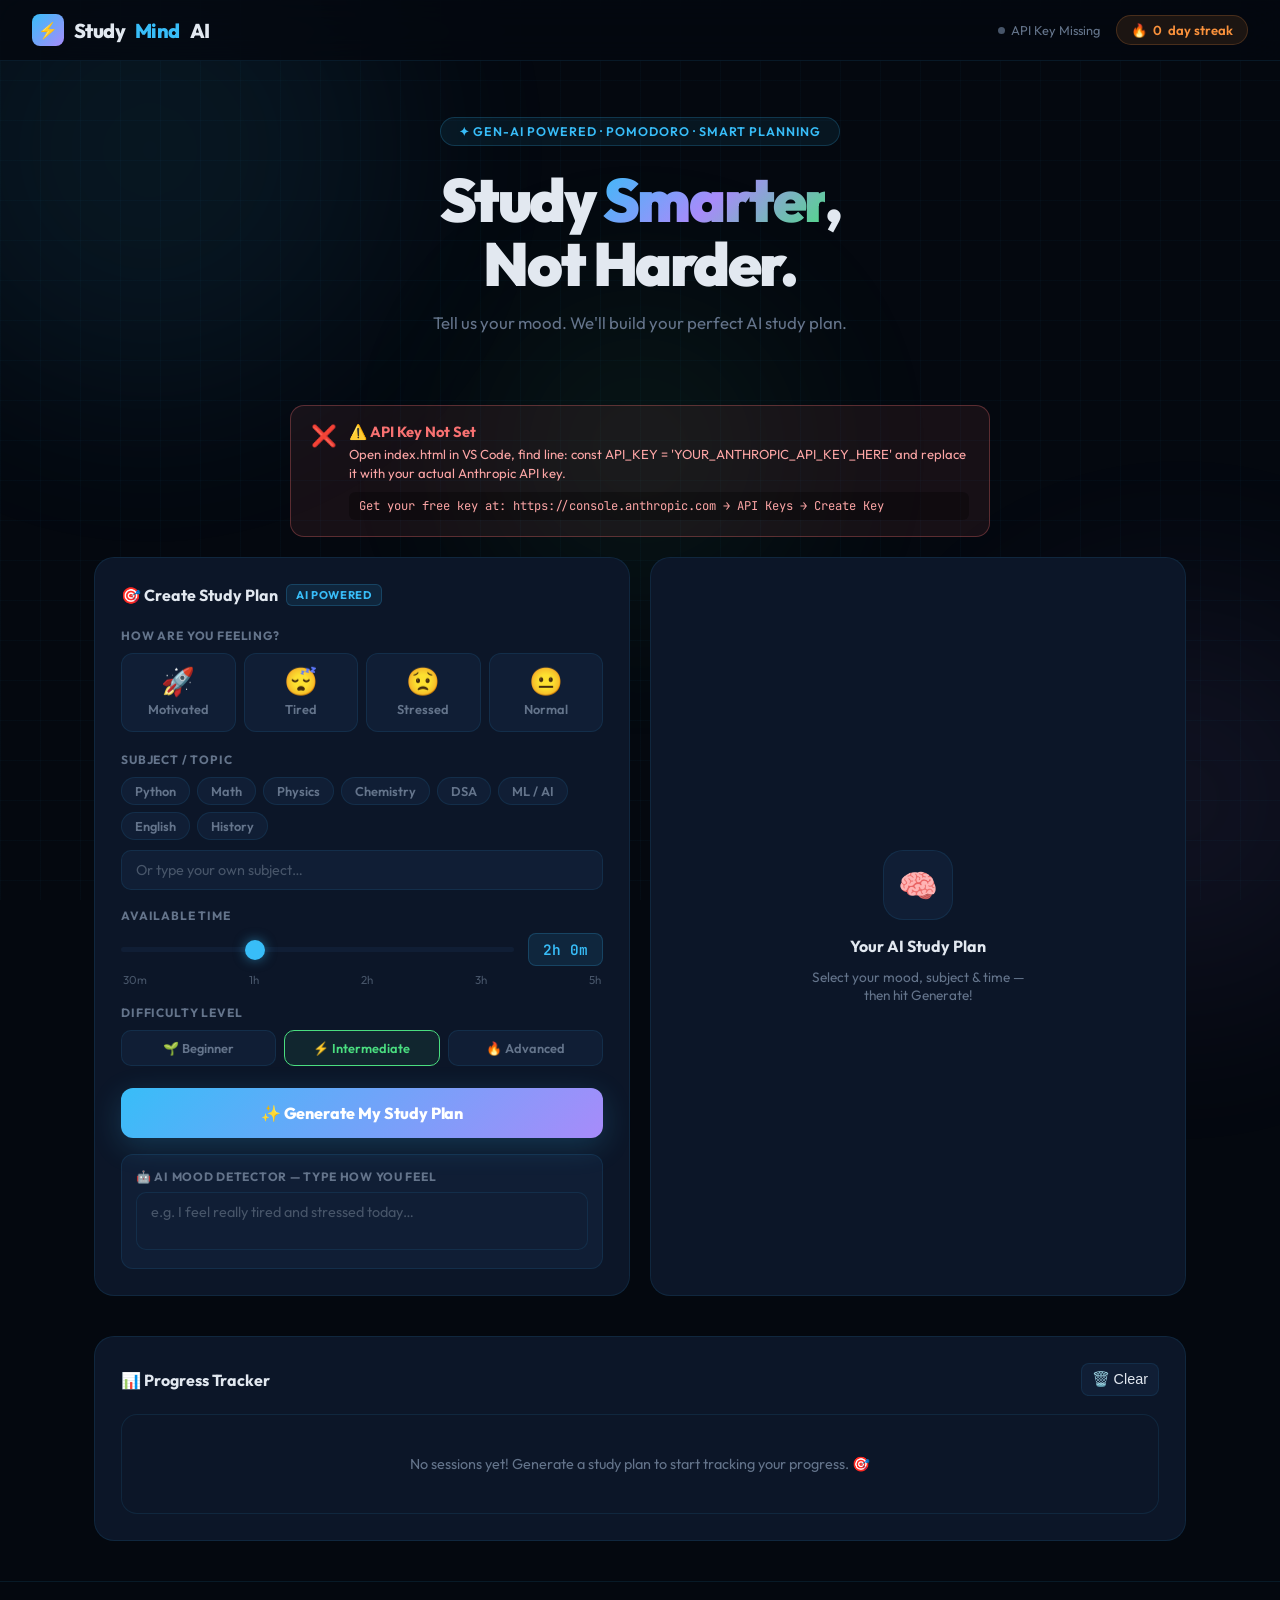
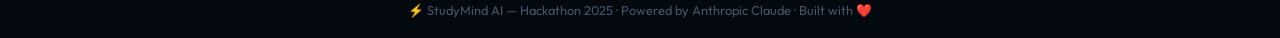
<file: studymind_v2_index (1).html>
<!DOCTYPE html>
<html lang="en">
<head>
<meta charset="UTF-8"/>
<meta name="viewport" content="width=device-width, initial-scale=1.0"/>
<title>StudyMind AI — Mood-Based Study Planner</title>
<link rel="preconnect" href="https://fonts.googleapis.com">
<link href="https://fonts.googleapis.com/css2?family=Outfit:wght@300;400;500;600;700;800;900&family=JetBrains+Mono:wght@400;600&display=swap" rel="stylesheet">
<style>
/* ══════════════════════════════════════════
   STUDYMIND AI — COMPLETE STYLES
══════════════════════════════════════════ */
:root {
  --bg: #04080f;
  --bg2: #080f1e;
  --card: #0c1628;
  --card2: #101e35;
  --border: rgba(56,189,248,0.1);
  --border2: rgba(56,189,248,0.22);
  --blue: #38bdf8;
  --purple: #a78bfa;
  --green: #4ade80;
  --orange: #fb923c;
  --red: #f87171;
  --text: #e2e8f0;
  --muted: #475569;
  --muted2: #64748b;
  --font: 'Outfit', sans-serif;
  --mono: 'JetBrains Mono', monospace;
}

* { margin:0; padding:0; box-sizing:border-box; }
html { scroll-behavior:smooth; }

body {
  font-family: var(--font);
  background: var(--bg);
  color: var(--text);
  min-height: 100vh;
  overflow-x: hidden;
}

/* GRID BACKGROUND */
body::before {
  content:'';
  position:fixed; inset:0;
  background-image:
    linear-gradient(rgba(56,189,248,0.03) 1px, transparent 1px),
    linear-gradient(90deg, rgba(56,189,248,0.03) 1px, transparent 1px);
  background-size: 40px 40px;
  pointer-events:none; z-index:0;
}

/* GLOW ORBS */
.orb {
  position:fixed; border-radius:50%;
  filter:blur(100px); opacity:0.08;
  pointer-events:none; z-index:0;
}
.orb1 { width:500px;height:500px;background:var(--blue);top:-100px;left:-100px; }
.orb2 { width:400px;height:400px;background:var(--purple);bottom:-100px;right:-100px; }
.orb3 { width:300px;height:300px;background:var(--green);top:50%;left:50%;transform:translate(-50%,-50%); }

/* ── NAVBAR ── */
nav {
  position:sticky; top:0; z-index:100;
  display:flex; align-items:center; justify-content:space-between;
  padding:14px 32px;
  background:rgba(4,8,15,0.8);
  backdrop-filter:blur(20px);
  border-bottom:1px solid var(--border);
}
.logo {
  font-size:1.25rem; font-weight:800;
  letter-spacing:-0.03em;
  display:flex; align-items:center; gap:10px;
}
.logo-icon {
  width:32px;height:32px;
  background:linear-gradient(135deg,var(--blue),var(--purple));
  border-radius:8px;
  display:flex;align-items:center;justify-content:center;
  font-size:1rem;
}
.logo span { color:var(--blue); }
.nav-right { display:flex;align-items:center;gap:16px; }
.streak-badge {
  display:flex;align-items:center;gap:6px;
  background:rgba(251,146,60,0.1);
  border:1px solid rgba(251,146,60,0.2);
  color:var(--orange);
  padding:6px 14px;border-radius:20px;
  font-size:0.82rem;font-weight:600;
}
.api-status {
  display:flex;align-items:center;gap:6px;
  font-size:0.8rem;color:var(--muted2);
}
.status-dot {
  width:7px;height:7px;border-radius:50%;
  background:var(--muted);
  transition:background 0.3s;
}
.status-dot.connected { background:var(--green); box-shadow:0 0 8px var(--green); }

/* ── HERO ── */
.hero {
  text-align:center;
  padding:56px 24px 40px;
  position:relative; z-index:1;
}
.hero-pill {
  display:inline-flex;align-items:center;gap:8px;
  background:rgba(56,189,248,0.08);
  border:1px solid rgba(56,189,248,0.2);
  color:var(--blue);
  padding:6px 18px;border-radius:20px;
  font-size:0.78rem;font-weight:600;
  letter-spacing:0.08em;text-transform:uppercase;
  margin-bottom:22px;
}
.hero h1 {
  font-size:clamp(2.2rem,5vw,3.8rem);
  font-weight:900;
  line-height:1.05;
  letter-spacing:-0.04em;
  margin-bottom:16px;
}
.grad {
  background:linear-gradient(135deg,var(--blue) 0%,var(--purple) 50%,var(--green) 100%);
  -webkit-background-clip:text;
  -webkit-text-fill-color:transparent;
  background-clip:text;
}
.hero p {
  color:var(--muted2);
  font-size:1.05rem;
  max-width:420px;margin:0 auto 32px;
  font-weight:400;
}

/* ── ERROR BANNER ── */
.error-banner {
  display:none;
  max-width:700px;margin:0 auto 20px;
  background:rgba(248,113,113,0.08);
  border:1px solid rgba(248,113,113,0.3);
  border-radius:14px;padding:16px 20px;
  position:relative;z-index:1;
}
.error-banner-inner { display:flex;align-items:flex-start;gap:12px; }
.error-icon { font-size:1.3rem;flex-shrink:0; }
.error-title { font-weight:700;font-size:0.92rem;color:var(--red);margin-bottom:4px; }
.error-msg { font-size:0.82rem;color:#fca5a5;line-height:1.5; }
.error-code {
  font-family:var(--mono);font-size:0.76rem;
  background:rgba(0,0,0,0.3);
  border-radius:6px;padding:6px 10px;
  margin-top:8px;color:#fca5a5;
  word-break:break-all;
}

/* ── MAIN LAYOUT ── */
.main {
  max-width:1140px;margin:0 auto;
  padding:0 24px 40px;
  position:relative;z-index:1;
  display:grid;grid-template-columns:1fr 1fr;gap:20px;
}

/* ── CARD ── */
.card {
  background:var(--card);
  border:1px solid var(--border);
  border-radius:20px;
  padding:26px;
  transition:border-color 0.3s;
}
.card:hover { border-color:var(--border2); }
.card-title {
  font-size:1rem;font-weight:700;
  margin-bottom:22px;
  display:flex;align-items:center;gap:8px;
}
.badge {
  font-size:0.7rem;font-weight:700;
  letter-spacing:0.06em;text-transform:uppercase;
  padding:3px 9px;border-radius:6px;
  background:rgba(56,189,248,0.1);
  border:1px solid rgba(56,189,248,0.2);
  color:var(--blue);
}

/* ── MOOD GRID ── */
.label {
  font-size:0.75rem;font-weight:700;
  color:var(--muted2);letter-spacing:0.07em;
  text-transform:uppercase;margin-bottom:10px;
}
.mood-grid {
  display:grid;grid-template-columns:repeat(4,1fr);
  gap:8px;margin-bottom:20px;
}
.mood-btn {
  background:var(--card2);
  border:1.5px solid var(--border);
  border-radius:12px;padding:14px 6px;
  display:flex;flex-direction:column;
  align-items:center;gap:6px;
  cursor:pointer;
  color:var(--muted2);font-size:0.8rem;
  font-weight:600;font-family:var(--font);
  transition:all 0.2s;
}
.mood-btn:hover { border-color:var(--border2);color:var(--text); }
.mood-btn.active {
  border-color:var(--blue);
  background:rgba(56,189,248,0.08);
  color:var(--blue);
  box-shadow:0 0 20px rgba(56,189,248,0.12);
}
.mood-emoji { font-size:1.7rem;line-height:1; }

/* ── SUBJECT CHIPS ── */
.chips { display:flex;flex-wrap:wrap;gap:7px;margin-bottom:10px; }
.chip {
  background:var(--card2);
  border:1.5px solid var(--border);
  border-radius:20px;padding:5px 13px;
  cursor:pointer;color:var(--muted2);
  font-size:0.8rem;font-weight:600;
  font-family:var(--font);
  transition:all 0.2s;
}
.chip:hover { border-color:var(--border2);color:var(--text); }
.chip.active {
  background:rgba(167,139,250,0.1);
  border-color:var(--purple);color:var(--purple);
}

/* ── INPUTS ── */
.input {
  width:100%;padding:10px 14px;
  background:var(--card2);
  border:1.5px solid var(--border);
  border-radius:10px;
  color:var(--text);font-family:var(--font);
  font-size:0.9rem;outline:none;
  transition:border-color 0.2s;
}
.input:focus { border-color:var(--blue); }
.input::placeholder { color:var(--muted); }
textarea.input { resize:none; }

/* ── SLIDER ── */
.slider-row { display:flex;align-items:center;gap:14px;margin-bottom:6px; }
input[type=range] {
  flex:1;appearance:none;
  height:5px;background:var(--card2);
  border-radius:5px;outline:none;cursor:pointer;
}
input[type=range]::-webkit-slider-thumb {
  appearance:none;width:20px;height:20px;
  border-radius:50%;background:var(--blue);
  box-shadow:0 0 12px rgba(56,189,248,0.5);
  cursor:pointer;
}
.time-pill {
  background:rgba(56,189,248,0.1);
  border:1px solid rgba(56,189,248,0.2);
  color:var(--blue);
  padding:6px 14px;border-radius:8px;
  font-family:var(--mono);font-weight:600;
  font-size:0.9rem;min-width:75px;text-align:center;
}
.slider-marks {
  display:flex;justify-content:space-between;
  font-size:0.72rem;color:var(--muted);padding:0 2px;
}

/* ── DIFFICULTY ── */
.diff-row { display:grid;grid-template-columns:repeat(3,1fr);gap:8px; }
.diff-btn {
  background:var(--card2);
  border:1.5px solid var(--border);
  border-radius:10px;padding:9px;
  cursor:pointer;color:var(--muted2);
  font-size:0.8rem;font-weight:600;
  font-family:var(--font);
  display:flex;align-items:center;justify-content:center;gap:6px;
  transition:all 0.2s;
}
.diff-btn:hover { border-color:var(--border2);color:var(--text); }
.diff-btn.active {
  border-color:var(--green);
  background:rgba(74,222,128,0.08);
  color:var(--green);
}

/* ── GENERATE BTN ── */
.gen-btn {
  width:100%;padding:15px;margin-top:4px;
  background:linear-gradient(135deg,var(--blue),var(--purple));
  border:none;border-radius:12px;
  color:#fff;font-family:var(--font);
  font-size:1rem;font-weight:800;
  cursor:pointer;letter-spacing:-0.01em;
  box-shadow:0 8px 30px rgba(56,189,248,0.2);
  transition:all 0.2s;position:relative;overflow:hidden;
}
.gen-btn:hover { transform:translateY(-2px);box-shadow:0 12px 40px rgba(56,189,248,0.3); }
.gen-btn:active { transform:translateY(0); }
.gen-btn:disabled { opacity:0.5;cursor:not-allowed;transform:none; }
.btn-inner { display:flex;align-items:center;justify-content:center;gap:10px; }
.spinner {
  display:none;
  width:18px;height:18px;
  border:2px solid rgba(255,255,255,0.3);
  border-top-color:#fff;
  border-radius:50%;
  animation:spin 0.7s linear infinite;
}
@keyframes spin { to { transform:rotate(360deg); } }

/* ── MOOD DETECTOR ── */
.detect-box {
  margin-top:16px;
  background:var(--card2);
  border:1px solid var(--border);
  border-radius:12px;padding:14px;
}
.detect-label {
  font-size:0.75rem;font-weight:700;color:var(--muted2);
  letter-spacing:0.06em;text-transform:uppercase;margin-bottom:8px;
}
.detected-badge {
  display:none;margin-top:8px;padding:8px 12px;
  background:rgba(74,222,128,0.08);
  border:1px solid rgba(74,222,128,0.2);
  border-radius:8px;color:var(--green);
  font-size:0.82rem;font-weight:600;
}

/* ── OUTPUT CARD ── */
.empty-state {
  display:flex;flex-direction:column;
  align-items:center;justify-content:center;
  padding:60px 20px;gap:12px;text-align:center;
  height:100%;min-height:400px;
}
.empty-icon {
  width:70px;height:70px;
  background:var(--card2);
  border:1px solid var(--border);
  border-radius:20px;
  display:flex;align-items:center;justify-content:center;
  font-size:2rem;margin-bottom:4px;
}
.empty-state h3 { font-size:1rem;font-weight:700;color:var(--text); }
.empty-state p { font-size:0.85rem;color:var(--muted2);max-width:220px; }

/* ── PLAN OUTPUT ── */
#planOutput { display:none; }
.plan-top {
  display:flex;justify-content:space-between;
  align-items:flex-start;margin-bottom:14px;
}
.plan-meta {
  font-size:0.75rem;font-weight:700;
  color:var(--blue);text-transform:uppercase;
  letter-spacing:0.06em;margin-bottom:4px;
}
.plan-title { font-size:1.2rem;font-weight:800;letter-spacing:-0.02em; }
.action-btns { display:flex;gap:8px; }
.action-btn {
  background:var(--card2);border:1px solid var(--border);
  border-radius:8px;padding:7px 10px;
  cursor:pointer;font-size:0.9rem;
  color:var(--text);transition:all 0.2s;
}
.action-btn:hover { border-color:var(--blue); }

/* MOTIVATION CARD */
.motivation-card {
  background:linear-gradient(135deg,rgba(56,189,248,0.06),rgba(167,139,250,0.06));
  border:1px solid rgba(56,189,248,0.12);
  border-radius:12px;padding:14px 16px;
  margin-bottom:16px;
  font-size:0.88rem;font-style:italic;
  color:var(--text);line-height:1.6;
  position:relative;
}
.motivation-card::before {
  content:'💬';position:absolute;
  top:-10px;left:14px;font-size:1.1rem;
  font-style:normal;
}

/* TASKS */
.tasks { display:flex;flex-direction:column;gap:8px;margin-bottom:16px; }
.task {
  display:flex;align-items:center;gap:12px;
  background:var(--card2);
  border:1px solid var(--border);
  border-radius:12px;padding:11px 14px;
  transition:all 0.2s;
  animation:fadeUp 0.4s ease forwards;
  opacity:0;transform:translateY(10px);
}
@keyframes fadeUp { to { opacity:1;transform:translateY(0); } }
.task.is-break {
  background:rgba(74,222,128,0.04);
  border-color:rgba(74,222,128,0.15);
}
.task.done { opacity:0.45; }
.task.done .task-text { text-decoration:line-through; }
.task-check {
  width:22px;height:22px;min-width:22px;
  border-radius:7px;
  border:2px solid var(--border2);
  cursor:pointer;display:flex;align-items:center;
  justify-content:center;font-size:0.75rem;
  transition:all 0.2s;
}
.task-check.checked { background:var(--green);border-color:var(--green);color:#000; }
.task-num {
  font-family:var(--mono);font-size:0.7rem;
  color:var(--muted);min-width:20px;
}
.task-icon { font-size:1.1rem; }
.task-text { flex:1;font-size:0.86rem;font-weight:500; }
.task-dur {
  font-family:var(--mono);font-size:0.78rem;font-weight:600;
  color:var(--blue);
  background:rgba(56,189,248,0.08);
  padding:3px 9px;border-radius:6px;white-space:nowrap;
}
.task-dur.break { color:var(--green);background:rgba(74,222,128,0.08); }

/* STATS ROW */
.stats-row {
  display:grid;grid-template-columns:repeat(4,1fr);
  gap:8px;margin-bottom:14px;
}
.stat {
  background:var(--card2);border:1px solid var(--border);
  border-radius:10px;padding:10px;text-align:center;
}
.stat-val {
  font-family:var(--mono);font-size:1rem;font-weight:700;
  color:var(--blue);display:block;
}
.stat-lbl { font-size:0.68rem;color:var(--muted2);margin-top:2px; }

/* TIPS */
.tips-box {
  background:rgba(251,146,60,0.05);
  border:1px solid rgba(251,146,60,0.15);
  border-radius:12px;padding:12px 16px;
  margin-bottom:14px;
}
.tips-title {
  font-size:0.72rem;font-weight:700;
  color:var(--orange);text-transform:uppercase;
  letter-spacing:0.06em;margin-bottom:8px;
}
.tips-list { display:flex;flex-direction:column;gap:5px; }
.tip-item {
  font-size:0.82rem;color:var(--text);
  display:flex;gap:8px;align-items:flex-start;
}
.tip-item::before { content:'→';color:var(--orange);flex-shrink:0; }

/* FOCUS TIMER */
.focus-btn {
  width:100%;padding:11px;
  background:transparent;
  border:1.5px solid var(--border);
  border-radius:12px;
  color:var(--muted2);font-family:var(--font);
  font-size:0.88rem;font-weight:600;
  cursor:pointer;transition:all 0.2s;
}
.focus-btn:hover { border-color:var(--purple);color:var(--purple); }
.timer-card {
  display:none;
  background:linear-gradient(135deg,rgba(167,139,250,0.08),rgba(56,189,248,0.08));
  border:1px solid rgba(167,139,250,0.2);
  border-radius:14px;padding:20px;
  margin-bottom:12px;text-align:center;
}
.timer-label {
  font-size:0.72rem;font-weight:700;color:var(--purple);
  text-transform:uppercase;letter-spacing:0.08em;margin-bottom:8px;
}
.timer-num {
  font-family:var(--mono);font-size:3rem;font-weight:700;
  color:var(--text);margin-bottom:8px;letter-spacing:-0.02em;
}
.timer-tip { font-size:0.82rem;color:var(--muted2);margin-bottom:14px;font-style:italic; }
.timer-btns { display:flex;gap:10px;justify-content:center; }
.tbtn {
  padding:8px 20px;border-radius:8px;
  border:1px solid var(--border);
  background:var(--card2);color:var(--text);
  font-family:var(--font);font-size:0.84rem;
  font-weight:600;cursor:pointer;transition:all 0.2s;
}
.tbtn:hover { border-color:var(--purple); }
.tbtn.stop:hover { border-color:var(--red);color:var(--red); }

/* ── TRACKER SECTION ── */
.tracker {
  max-width:1140px;margin:0 auto 40px;
  padding:0 24px;
  position:relative;z-index:1;
}
.tracker-grid {
  display:grid;grid-template-columns:repeat(4,1fr);
  gap:14px;margin-bottom:18px;
}
.tstat {
  background:var(--card);border:1px solid var(--border);
  border-radius:16px;padding:20px;text-align:center;
  transition:border-color 0.3s;
}
.tstat:hover { border-color:var(--border2); }
.tstat-icon { font-size:1.6rem;margin-bottom:8px; }
.tstat-val {
  font-family:var(--mono);font-size:1.5rem;font-weight:700;
  color:var(--blue);
}
.tstat-lbl { font-size:0.75rem;color:var(--muted2);margin-top:4px; }

.weak-card {
  background:var(--card);border:1px solid var(--border);
  border-radius:16px;padding:18px 20px;
  margin-bottom:14px;
}
.weak-head {
  font-size:0.78rem;font-weight:700;color:var(--orange);
  text-transform:uppercase;letter-spacing:0.06em;margin-bottom:10px;
}
.weak-tags { display:flex;flex-wrap:wrap;gap:8px; }
.weak-tag {
  background:rgba(251,146,60,0.08);
  border:1px solid rgba(251,146,60,0.2);
  color:var(--orange);padding:4px 12px;
  border-radius:6px;font-size:0.8rem;font-weight:600;
}

.sessions { display:flex;flex-direction:column;gap:8px; }
.session {
  background:var(--card);border:1px solid var(--border);
  border-radius:12px;padding:12px 16px;
  display:flex;align-items:center;gap:14px;
  transition:border-color 0.2s;
}
.session:hover { border-color:var(--border2); }
.session-mood { font-size:1.3rem; }
.session-info { flex:1; }
.session-sub { font-weight:700;font-size:0.9rem; }
.session-meta { font-size:0.76rem;color:var(--muted2);margin-top:2px; }
.session-score {
  font-family:var(--mono);font-weight:700;
  font-size:0.85rem;color:var(--green);
}

.empty-tracker {
  background:var(--card);border:1px solid var(--border);
  border-radius:16px;padding:40px;
  text-align:center;color:var(--muted2);font-size:0.9rem;
}

/* ── TOAST ── */
.toast {
  position:fixed;bottom:24px;right:24px;
  background:var(--card);
  border:1px solid var(--border2);
  padding:12px 20px;border-radius:12px;
  font-size:0.88rem;color:var(--text);
  z-index:999;opacity:0;
  transform:translateY(12px);
  transition:all 0.3s;pointer-events:none;
  box-shadow:0 8px 30px rgba(0,0,0,0.4);
}
.toast.show { opacity:1;transform:translateY(0); }

/* ── FOOTER ── */
footer {
  text-align:center;padding:20px;
  color:var(--muted);font-size:0.8rem;
  border-top:1px solid var(--border);
  position:relative;z-index:1;
}

/* ── FIELD SPACING ── */
.field { margin-bottom:18px; }

/* ── RESPONSIVE ── */
@media(max-width:860px) {
  .main { grid-template-columns:1fr; }
  .tracker-grid { grid-template-columns:repeat(2,1fr); }
  .stats-row { grid-template-columns:repeat(2,1fr); }
  .mood-grid { grid-template-columns:repeat(2,1fr); }
  nav { padding:12px 16px; }
  .tracker { padding:0 16px; }
  .main { padding:0 16px 32px; }
}
</style>
</head>
<body>

<!-- AMBIENT ORBS -->
<div class="orb orb1"></div>
<div class="orb orb2"></div>
<div class="orb orb3"></div>

<!-- NAVBAR -->
<nav>
  <div class="logo">
    <div class="logo-icon">⚡</div>
    Study<span>Mind</span> AI
  </div>
  <div class="nav-right">
    <div class="api-status">
      <div class="status-dot connected" id="statusDot"></div>
      <span id="statusText">AI Connected</span>
    </div>
    <div class="streak-badge">🔥 <span id="streakNum">0</span> day streak</div>
  </div>
</nav>

<!-- HERO -->
<div class="hero">
  <div class="hero-pill">✦ Gen-AI Powered · Pomodoro · Smart Planning</div>
  <h1>Study <span class="grad">Smarter</span>,<br>Not Harder.</h1>
  <p>Tell us your mood. We'll build your perfect AI study plan.</p>
</div>

<!-- ERROR BANNER -->
<div class="error-banner" id="errorBanner">
  <div class="error-banner-inner">
    <div class="error-icon">❌</div>
    <div>
      <div class="error-title" id="errorTitle">Something went wrong</div>
      <div class="error-msg" id="errorMsg"></div>
      <div class="error-code" id="errorCode" style="display:none"></div>
    </div>
  </div>
</div>

<!-- MAIN APP GRID -->
<div class="main">

  <!-- LEFT: INPUT PANEL -->
  <div class="card">
    <div class="card-title">🎯 Create Study Plan <span class="badge">AI Powered</span></div>

    <!-- MOOD -->
    <div class="field">
      <div class="label">How are you feeling?</div>
      <div class="mood-grid">
        <button class="mood-btn" data-mood="motivated" onclick="pickMood(this)">
          <span class="mood-emoji">🚀</span>Motivated
        </button>
        <button class="mood-btn" data-mood="tired" onclick="pickMood(this)">
          <span class="mood-emoji">😴</span>Tired
        </button>
        <button class="mood-btn" data-mood="stressed" onclick="pickMood(this)">
          <span class="mood-emoji">😟</span>Stressed
        </button>
        <button class="mood-btn" data-mood="normal" onclick="pickMood(this)">
          <span class="mood-emoji">😐</span>Normal
        </button>
      </div>
    </div>

    <!-- SUBJECT -->
    <div class="field">
      <div class="label">Subject / Topic</div>
      <div class="chips">
        <button class="chip" onclick="pickChip(this)">Python</button>
        <button class="chip" onclick="pickChip(this)">Math</button>
        <button class="chip" onclick="pickChip(this)">Physics</button>
        <button class="chip" onclick="pickChip(this)">Chemistry</button>
        <button class="chip" onclick="pickChip(this)">DSA</button>
        <button class="chip" onclick="pickChip(this)">ML / AI</button>
        <button class="chip" onclick="pickChip(this)">English</button>
        <button class="chip" onclick="pickChip(this)">History</button>
      </div>
      <input class="input" id="customSubject" placeholder="Or type your own subject…"/>
    </div>

    <!-- TIME -->
    <div class="field">
      <div class="label">Available Time</div>
      <div class="slider-row">
        <input type="range" id="timeSlider" min="30" max="300" step="15" value="120" oninput="updateTime(this)"/>
        <div class="time-pill" id="timePill">2h 0m</div>
      </div>
      <div class="slider-marks"><span>30m</span><span>1h</span><span>2h</span><span>3h</span><span>5h</span></div>
    </div>

    <!-- DIFFICULTY -->
    <div class="field">
      <div class="label">Difficulty Level</div>
      <div class="diff-row">
        <button class="diff-btn" data-diff="beginner" onclick="pickDiff(this)">🌱 Beginner</button>
        <button class="diff-btn active" data-diff="intermediate" onclick="pickDiff(this)">⚡ Intermediate</button>
        <button class="diff-btn" data-diff="advanced" onclick="pickDiff(this)">🔥 Advanced</button>
      </div>
    </div>

    <!-- GENERATE -->
    <button class="gen-btn" id="genBtn" onclick="generate()">
      <div class="btn-inner">
        <div class="spinner" id="spinner"></div>
        <span id="btnText">✨ Generate My Study Plan</span>
      </div>
    </button>

    <!-- MOOD TEXT DETECTOR -->
    <div class="detect-box">
      <div class="detect-label">🤖 AI Mood Detector — type how you feel</div>
      <textarea class="input" id="moodText" rows="2" placeholder="e.g. I feel really tired and stressed today…" oninput="detectMood()"></textarea>
      <div class="detected-badge" id="detectedBadge"></div>
    </div>
  </div>

  <!-- RIGHT: OUTPUT PANEL -->
  <div class="card" style="min-height:500px;display:flex;flex-direction:column;">

    <!-- EMPTY STATE -->
    <div class="empty-state" id="emptyState">
      <div class="empty-icon">🧠</div>
      <h3>Your AI Study Plan</h3>
      <p>Select your mood, subject & time — then hit Generate!</p>
    </div>

    <!-- PLAN OUTPUT -->
    <div id="planOutput">

      <div class="plan-top">
        <div>
          <div class="plan-meta" id="planMeta"></div>
          <div class="plan-title" id="planTitle"></div>
        </div>
        <div class="action-btns">
          <button class="action-btn" onclick="copyPlan()" title="Copy">📋</button>
          <button class="action-btn" onclick="downloadPlan()" title="Download">💾</button>
        </div>
      </div>

      <div class="motivation-card" id="motivCard"></div>

      <div class="tasks" id="tasksList"></div>

      <div class="stats-row">
        <div class="stat"><span class="stat-val" id="sStudy">—</span><div class="stat-lbl">Study Time</div></div>
        <div class="stat"><span class="stat-val" id="sBreaks">—</span><div class="stat-lbl">Breaks</div></div>
        <div class="stat"><span class="stat-val" id="sTasks">—</span><div class="stat-lbl">Tasks</div></div>
        <div class="stat"><span class="stat-val" id="sScore">—</span><div class="stat-lbl">Focus Score</div></div>
      </div>

      <div class="tips-box" id="tipsBox" style="display:none">
        <div class="tips-title">💡 AI Study Tips</div>
        <div class="tips-list" id="tipsList"></div>
      </div>

      <!-- FOCUS TIMER -->
      <div class="timer-card" id="timerCard">
        <div class="timer-label">⚡ Focus Mode — Pomodoro Active</div>
        <div class="timer-num" id="timerNum">25:00</div>
        <div class="timer-tip" id="timerTip">Put your phone away. You've got this! 💪</div>
        <div class="timer-btns">
          <button class="tbtn" onclick="pauseTimer()">⏸ Pause</button>
          <button class="tbtn stop" onclick="stopTimer()">⏹ Stop</button>
        </div>
      </div>
      <button class="focus-btn" id="focusBtn" onclick="startTimer()">⚡ Start Focus Mode (Pomodoro Timer)</button>

    </div>
  </div>
</div>

<!-- PROGRESS TRACKER -->
<div class="tracker">
  <div class="card" style="margin-bottom:14px;">
    <div class="card-title" style="margin-bottom:18px;">
      📊 Progress Tracker
      <button class="action-btn" style="margin-left:auto;" onclick="clearData()">🗑️ Clear</button>
    </div>

    <div id="trackerEmpty" class="empty-tracker">
      No sessions yet! Generate a study plan to start tracking your progress. 🎯
    </div>

    <div id="trackerFull" style="display:none;">
      <div class="tracker-grid">
        <div class="tstat"><div class="tstat-icon">⏱️</div><div class="tstat-val" id="tTime">0m</div><div class="tstat-lbl">Total Study Time</div></div>
        <div class="tstat"><div class="tstat-icon">✅</div><div class="tstat-val" id="tSess">0</div><div class="tstat-lbl">Sessions Done</div></div>
        <div class="tstat"><div class="tstat-icon">🎯</div><div class="tstat-val" id="tFocus">0%</div><div class="tstat-lbl">Avg Focus Score</div></div>
        <div class="tstat"><div class="tstat-icon">📚</div><div class="tstat-val" id="tTop">—</div><div class="tstat-lbl">Top Subject</div></div>
      </div>
      <div class="weak-card" id="weakCard"></div>
      <div class="sessions" id="sessionsList"></div>
    </div>
  </div>
</div>

<!-- TOAST -->
<div class="toast" id="toast"></div>

<footer>⚡ StudyMind AI — Hackathon 2025 · Powered by Anthropic Claude · Built with ❤️</footer>

<script>
// ══════════════════════════════════════════
//  STUDYMIND AI — COMPLETE APP LOGIC
// ══════════════════════════════════════════

// ── YOUR API KEY — PASTE IT HERE ──
const API_KEY = 'YOUR_ANTHROPIC_API_KEY_HERE';
// Get your key at: https://console.anthropic.com
// Replace the text above with your actual key e.g:
// const API_KEY = 'sk-ant-api03-xxxxxxxxxxxxxxxx';

// ── STATE ──
const S = {
  mood: null,
  subject: null,
  time: 120,
  diff: 'intermediate',
  plan: null,
  done: new Set(),
  timerInterval: null,
  timerSecs: 25 * 60,
  timerRunning: false,
  sessions: JSON.parse(localStorage.getItem('sm_sessions') || '[]'),
  streak: parseInt(localStorage.getItem('sm_streak') || '0'),
};

const EMOJIS = { motivated:'🚀', tired:'😴', stressed:'😟', normal:'😐' };
const TIPS = [
  'Put your phone face-down during each session.',
  'Close all unnecessary browser tabs before starting.',
  'Drink water — dehydration kills focus.',
  'One topic at a time. Multitasking = 0 progress.',
  'Done is better than perfect. Start now.',
];

// ── INIT ──
window.onload = () => {
  document.getElementById('streakNum').textContent = S.streak;
  const keyOk = API_KEY && API_KEY !== 'YOUR_ANTHROPIC_API_KEY_HERE';
  document.getElementById('statusDot').className = 'status-dot' + (keyOk ? ' connected' : '');
  document.getElementById('statusText').textContent = keyOk ? 'AI Connected' : 'API Key Missing';
  if (!keyOk) {
    showError(
      '⚠️ API Key Not Set',
      'Open index.html in VS Code, find line: const API_KEY = \'YOUR_ANTHROPIC_API_KEY_HERE\' and replace it with your actual Anthropic API key.',
      'Get your free key at: https://console.anthropic.com → API Keys → Create Key'
    );
  }
  renderTracker();
};

// ── ERROR DISPLAY ──
function showError(title, msg, code) {
  document.getElementById('errorBanner').style.display = 'block';
  document.getElementById('errorTitle').textContent = title;
  document.getElementById('errorMsg').textContent = msg;
  if (code) {
    document.getElementById('errorCode').style.display = 'block';
    document.getElementById('errorCode').textContent = code;
  } else {
    document.getElementById('errorCode').style.display = 'none';
  }
  // Scroll to error
  document.getElementById('errorBanner').scrollIntoView({behavior:'smooth', block:'center'});
}

function hideError() {
  document.getElementById('errorBanner').style.display = 'none';
}

// ── MOOD ──
function pickMood(btn) {
  document.querySelectorAll('.mood-btn').forEach(b => b.classList.remove('active'));
  btn.classList.add('active');
  S.mood = btn.dataset.mood;
}

// ── SUBJECT CHIP ──
function pickChip(chip) {
  document.querySelectorAll('.chip').forEach(c => c.classList.remove('active'));
  chip.classList.add('active');
  S.subject = chip.textContent.trim();
  document.getElementById('customSubject').value = '';
}

// ── TIME ──
function updateTime(el) {
  S.time = parseInt(el.value);
  const h = Math.floor(S.time / 60), m = S.time % 60;
  document.getElementById('timePill').textContent = h > 0 ? (m > 0 ? `${h}h ${m}m` : `${h}h`) : `${m}m`;
}

// ── DIFFICULTY ──
function pickDiff(btn) {
  document.querySelectorAll('.diff-btn').forEach(b => b.classList.remove('active'));
  btn.classList.add('active');
  S.diff = btn.dataset.diff;
}

// ── MOOD TEXT DETECTOR ──
function detectMood() {
  const txt = document.getElementById('moodText').value.toLowerCase();
  const badge = document.getElementById('detectedBadge');
  if (txt.length < 8) { badge.style.display = 'none'; return; }

  const rules = [
    { words:['tired','sleepy','exhausted','drained','lazy','sleepy'], mood:'tired' },
    { words:['stress','anxious','worried','overwhelm','panic','nervous','scared'], mood:'stressed' },
    { words:['motivated','excited','ready','energetic','great','amazing','pumped','happy'], mood:'motivated' },
  ];

  let found = 'normal';
  for (const r of rules) if (r.words.some(w => txt.includes(w))) { found = r.mood; break; }

  badge.style.display = 'block';
  badge.textContent = `🤖 Detected: ${EMOJIS[found]} ${cap(found)} — selecting automatically!`;
  const btn = document.querySelector(`[data-mood="${found}"]`);
  if (btn) pickMood(btn);
}

// ── GENERATE PLAN ──
async function generate() {
  const subject = document.getElementById('customSubject').value.trim() || S.subject;
  if (!S.mood) return toast('⚠️ Please select your mood first!');
  if (!subject) return toast('⚠️ Please select or enter a subject!');

  // Check API key
  if (!API_KEY || API_KEY === 'YOUR_ANTHROPIC_API_KEY_HERE') {
    showError(
      '❌ API Key Not Configured',
      'You need to add your Anthropic API key inside index.html to use AI features.',
      'Step: Open index.html → Find line 1 of the script → Replace YOUR_ANTHROPIC_API_KEY_HERE with your real key from console.anthropic.com'
    );
    return;
  }

  hideError();

  // Loading state
  const btn = document.getElementById('genBtn');
  btn.disabled = true;
  document.getElementById('spinner').style.display = 'block';
  document.getElementById('btnText').textContent = 'Generating…';
  document.getElementById('emptyState').style.display = 'none';
  document.getElementById('planOutput').style.display = 'none';

  const h = Math.floor(S.time / 60), m = S.time % 60;
  const tStr = h > 0 ? `${h} hour${h>1?'s':''} ${m>0?m+' minutes':''}` : `${m} minutes`;

  const prompt = `You are StudyMind AI. Generate a personalized study plan.
Student: Mood=${S.mood}, Subject=${subject}, Time=${tStr}, Difficulty=${S.diff}

Rules:
- Pomodoro technique with breaks
- Tired→light activities (videos, revision); Motivated→deep work; Stressed→small wins+breaks
- Be SPECIFIC (not "study python" but "write 3 functions using for loops")

Return ONLY valid JSON, no markdown:
{"title":"short title","motivation":"1 sentence for their mood","studyMethod":"method name","focusScore":75,"tasks":[{"id":1,"type":"study","icon":"emoji","activity":"specific task","duration":25}],"tips":["tip1","tip2"]}`;

  try {
    const res = await fetch('https://api.anthropic.com/v1/messages', {
      method: 'POST',
      headers: {
        'Content-Type': 'application/json',
        'x-api-key': API_KEY,
        'anthropic-version': '2023-06-01',
        'anthropic-dangerous-direct-browser-access': 'true',
      },
      body: JSON.stringify({
        model: 'claude-sonnet-4-20250514',
        max_tokens: 1000,
        messages: [{ role:'user', content: prompt }]
      })
    });

    if (!res.ok) {
      const err = await res.json().catch(() => ({}));
      const errMsg = err.error?.message || `HTTP ${res.status} ${res.statusText}`;
      const errType = err.error?.type || 'api_error';

      // Show specific error messages
      if (res.status === 401) {
        showError(
          '❌ Invalid API Key (401 Unauthorized)',
          'Your API key is wrong or expired. Please check and update it in index.html.',
          `Error: ${errMsg}\nFix: Go to console.anthropic.com → API Keys → Create a new key → paste it in index.html`
        );
      } else if (res.status === 429) {
        showError(
          '⚠️ Rate Limit Exceeded (429)',
          'Too many requests. Please wait 1-2 minutes and try again.',
          `Error: ${errMsg}`
        );
      } else if (res.status === 400) {
        showError(
          '❌ Bad Request (400)',
          'Something is wrong with the request format.',
          `Error: ${errMsg}`
        );
      } else {
        showError(
          `❌ API Error (${res.status})`,
          'The AI API returned an error. Showing offline plan instead.',
          `Error type: ${errType}\nMessage: ${errMsg}`
        );
      }
      throw new Error(errMsg);
    }

    const data = await res.json();
    const raw = data.content.map(c => c.text || '').join('').replace(/```json|```/g,'').trim();

    let plan;
    try {
      plan = JSON.parse(raw);
    } catch (parseErr) {
      showError(
        '⚠️ AI Response Parse Error',
        'AI returned unexpected format. Showing smart offline plan instead.',
        `Raw response: ${raw.slice(0, 200)}...`
      );
      throw parseErr;
    }

    plan.subject = subject; plan.mood = S.mood; plan.time = S.time;
    S.plan = plan;
    hideError();
    renderPlan(plan);
    saveSession(plan);
    toast('✅ AI Study Plan Generated!');

  } catch (e) {
    console.error('StudyMind Error:', e);
    // Always show fallback plan even on error
    const plan = fallback(S.mood, subject, S.time, S.diff);
    S.plan = plan;
    renderPlan(plan);
    saveSession(plan);
    // Don't override a specific error already shown
    if (document.getElementById('errorBanner').style.display === 'none') {
      showError(
        '⚠️ Network Error',
        'Could not connect to AI. Check your internet connection. Showing smart offline plan.',
        `Details: ${e.message}`
      );
    }
  }

  btn.disabled = false;
  document.getElementById('spinner').style.display = 'none';
  document.getElementById('btnText').textContent = '✨ Generate My Study Plan';
}

// ── FALLBACK PLAN ──
function fallback(mood, subject, mins, diff) {
  const bases = {
    motivated:[
      {id:1,type:'study',icon:'📖',activity:`Study core concepts of ${subject}`,duration:30},
      {id:2,type:'break',icon:'☕',activity:'Short break — water & stretch',duration:5},
      {id:3,type:'study',icon:'✏️',activity:`Solve practice problems in ${subject}`,duration:25},
      {id:4,type:'break',icon:'🚶',activity:'Walk around for 5 minutes',duration:5},
      {id:5,type:'study',icon:'🧪',activity:`Apply concepts — mini project or quiz`,duration:30},
      {id:6,type:'review',icon:'🔁',activity:'Review & summarize key points',duration:10},
    ],
    tired:[
      {id:1,type:'study',icon:'🎥',activity:`Watch a short video on ${subject}`,duration:15},
      {id:2,type:'break',icon:'💧',activity:'Break — drink water, relax eyes',duration:10},
      {id:3,type:'study',icon:'📖',activity:`Skim your notes on ${subject}`,duration:20},
      {id:4,type:'break',icon:'😴',activity:'Micro rest — close eyes for 5 min',duration:5},
      {id:5,type:'review',icon:'🔁',activity:'Write 3 things you remember',duration:10},
    ],
    stressed:[
      {id:1,type:'study',icon:'🧘',activity:'Take 3 deep breaths, then open your notes',duration:5},
      {id:2,type:'study',icon:'📝',activity:`Pick the EASIEST topic in ${subject} and start`,duration:20},
      {id:3,type:'break',icon:'☕',activity:'Calming break — no phone, just breathe',duration:10},
      {id:4,type:'study',icon:'✏️',activity:`Do 3 small exercises in ${subject}`,duration:20},
      {id:5,type:'review',icon:'🌟',activity:'Write what you learned — celebrate progress!',duration:5},
    ],
    normal:[
      {id:1,type:'study',icon:'📖',activity:`Study ${subject} systematically`,duration:25},
      {id:2,type:'break',icon:'☕',activity:'5 min Pomodoro break',duration:5},
      {id:3,type:'study',icon:'✏️',activity:`Practice ${subject} problems`,duration:25},
      {id:4,type:'break',icon:'🚶',activity:'Short walk break',duration:5},
      {id:5,type:'review',icon:'🔁',activity:`Summarize ${subject} concepts`,duration:20},
    ],
  };
  const motivations = {
    motivated:`You're in the zone — let's make every minute count! 🚀`,
    tired:`Even a tired mind can absorb small bits. Small progress beats no progress!`,
    stressed:`One step at a time. You don't have to do everything — just start with one thing.`,
    normal:`Consistency is the secret weapon. Let's build that knowledge today!`,
  };
  const tasks = (bases[mood] || bases.normal).filter((_,i) => {
    const acc = (bases[mood]||bases.normal).slice(0,i+1).reduce((a,t)=>a+t.duration,0);
    return acc <= mins + 5;
  });
  return {
    title:`${cap(mood)} Mode — ${subject}`,
    motivation: motivations[mood] || motivations.normal,
    studyMethod: mood==='motivated'?'Active Recall':mood==='tired'?'Spaced Repetition':'Pomodoro',
    focusScore: mood==='motivated'?88:mood==='tired'?62:mood==='stressed'?65:75,
    tasks,
    tips:['Start with the easiest task first.','Turn off notifications.','Track your progress after each session.'],
    subject, mood, time:mins,
  };
}

// ── RENDER PLAN ──
function renderPlan(plan) {
  document.getElementById('planOutput').style.display = 'block';
  document.getElementById('emptyState').style.display = 'none';

  document.getElementById('planMeta').textContent =
    `${EMOJIS[plan.mood]} ${cap(plan.mood)} Mode  ·  ${plan.subject}  ·  ${plan.studyMethod}`;
  document.getElementById('planTitle').textContent = plan.title;
  document.getElementById('motivCard').textContent = `"${plan.motivation}"`;

  // Tasks
  const list = document.getElementById('tasksList');
  list.innerHTML = '';
  S.done.clear();

  plan.tasks.forEach((t, i) => {
    const isBreak = t.type === 'break';
    const div = document.createElement('div');
    div.className = `task${isBreak?' is-break':''}`;
    div.id = `task-${t.id}`;
    div.style.animationDelay = `${i * 0.07}s`;
    div.innerHTML = `
      <div class="task-check" id="chk-${t.id}" onclick="toggleTask(${t.id})"></div>
      <span class="task-num">${String(t.id).padStart(2,'0')}</span>
      <span class="task-icon">${t.icon}</span>
      <span class="task-text">${t.activity}</span>
      <span class="task-dur${isBreak?' break':''}">${t.duration}m</span>
    `;
    list.appendChild(div);
  });

  // Stats
  const study = plan.tasks.filter(t => t.type !== 'break');
  const breaks = plan.tasks.filter(t => t.type === 'break');
  const sm = study.reduce((a,t) => a+t.duration, 0);
  document.getElementById('sStudy').textContent = sm >= 60 ? `${Math.floor(sm/60)}h${sm%60?sm%60+'m':''}` : sm+'m';
  document.getElementById('sBreaks').textContent = breaks.length;
  document.getElementById('sTasks').textContent = study.length;
  document.getElementById('sScore').textContent = (plan.focusScore||75)+'%';

  // Tips
  if (plan.tips && plan.tips.length) {
    document.getElementById('tipsBox').style.display = 'block';
    document.getElementById('tipsList').innerHTML = plan.tips.map(t =>
      `<div class="tip-item">${t}</div>`).join('');
  }

  document.getElementById('timerCard').style.display = 'none';
  document.getElementById('focusBtn').style.display = 'block';
}

// ── TASK TOGGLE ──
function toggleTask(id) {
  const chk = document.getElementById(`chk-${id}`);
  const row = document.getElementById(`task-${id}`);
  if (S.done.has(id)) {
    S.done.delete(id); chk.classList.remove('checked'); chk.textContent = '';
    row.classList.remove('done');
  } else {
    S.done.add(id); chk.classList.add('checked'); chk.textContent = '✓';
    row.classList.add('done');
    toast('✅ Task complete! Keep going!');
  }
}

// ── TIMER ──
function startTimer() {
  document.getElementById('timerCard').style.display = 'block';
  document.getElementById('focusBtn').style.display = 'none';
  S.timerSecs = 25 * 60; S.timerRunning = true;
  updateTimerDisplay();
  const tips = TIPS;
  document.getElementById('timerTip').textContent = tips[Math.floor(Math.random()*tips.length)];
  S.timerInterval = setInterval(() => {
    if (!S.timerRunning) return;
    S.timerSecs--;
    updateTimerDisplay();
    if (S.timerSecs <= 0) {
      clearInterval(S.timerInterval);
      toast('🎉 25 min session done! Take a 5 min break!');
      document.getElementById('timerTip').textContent = '🎉 Great session! Rest for 5 minutes.';
    }
  }, 1000);
}
function pauseTimer() {
  S.timerRunning = !S.timerRunning;
  document.querySelector('.tbtn').textContent = S.timerRunning ? '⏸ Pause' : '▶️ Resume';
}
function stopTimer() {
  clearInterval(S.timerInterval); S.timerRunning = false;
  document.getElementById('timerCard').style.display = 'none';
  document.getElementById('focusBtn').style.display = 'block';
}
function updateTimerDisplay() {
  const m = Math.floor(S.timerSecs/60), s = S.timerSecs%60;
  document.getElementById('timerNum').textContent =
    `${String(m).padStart(2,'0')}:${String(s).padStart(2,'0')}`;
}

// ── COPY / DOWNLOAD ──
function copyPlan() {
  if (!S.plan) return;
  const txt = [`📚 ${S.plan.title}`, `"${S.plan.motivation}"`, '',
    ...S.plan.tasks.map(t => `${t.icon} ${String(t.id).padStart(2,'0')}. [${t.duration}m] ${t.activity}`)
  ].join('\n');
  navigator.clipboard.writeText(txt).then(() => toast('📋 Plan copied!'));
}
function downloadPlan() {
  if (!S.plan) return;
  const blob = new Blob([JSON.stringify(S.plan, null, 2)], {type:'application/json'});
  const a = document.createElement('a');
  a.href = URL.createObjectURL(blob);
  a.download = `studymind_${S.plan.subject}_${Date.now()}.json`;
  a.click();
  toast('💾 Plan downloaded!');
}

// ── SESSIONS ──
function saveSession(plan) {
  const sess = {
    id: Date.now(),
    date: new Date().toLocaleDateString(),
    time: new Date().toLocaleTimeString([],{hour:'2-digit',minute:'2-digit'}),
    subject: plan.subject, mood: plan.mood,
    duration: plan.time, focusScore: plan.focusScore||75,
    tasks: plan.tasks.length,
  };
  S.sessions.unshift(sess);
  if (S.sessions.length > 20) S.sessions = S.sessions.slice(0,20);
  localStorage.setItem('sm_sessions', JSON.stringify(S.sessions));
  updateStreak(); renderTracker();
}
function updateStreak() {
  const today = new Date().toLocaleDateString();
  if (localStorage.getItem('sm_last') !== today) {
    S.streak++;
    localStorage.setItem('sm_streak', S.streak);
    localStorage.setItem('sm_last', today);
    document.getElementById('streakNum').textContent = S.streak;
  }
}
function clearData() {
  S.sessions = []; S.streak = 0;
  ['sm_sessions','sm_streak','sm_last'].forEach(k => localStorage.removeItem(k));
  document.getElementById('streakNum').textContent = 0;
  renderTracker(); toast('🗑️ Data cleared!');
}

function renderTracker() {
  const s = S.sessions;
  if (!s.length) {
    document.getElementById('trackerEmpty').style.display = 'block';
    document.getElementById('trackerFull').style.display = 'none';
    return;
  }
  document.getElementById('trackerEmpty').style.display = 'none';
  document.getElementById('trackerFull').style.display = 'block';

  const totalMin = s.reduce((a,x)=>a+x.duration,0);
  const avgF = Math.round(s.reduce((a,x)=>a+x.focusScore,0)/s.length);
  const subCount = {}; s.forEach(x=>{subCount[x.subject]=(subCount[x.subject]||0)+1;});
  const top = Object.entries(subCount).sort((a,b)=>b[1]-a[1])[0]?.[0]||'—';

  document.getElementById('tTime').textContent = totalMin>=60?`${Math.floor(totalMin/60)}h`:totalMin+'m';
  document.getElementById('tSess').textContent = s.length;
  document.getElementById('tFocus').textContent = avgF+'%';
  document.getElementById('tTop').textContent = top;

  // Weak topics
  const wmap = {}; s.forEach(x=>{if(!wmap[x.subject])wmap[x.subject]=[];wmap[x.subject].push(x.focusScore);});
  const weak = Object.entries(wmap)
    .map(([sub,sc])=>({sub,avg:Math.round(sc.reduce((a,b)=>a+b,0)/sc.length)}))
    .filter(x=>x.avg<70);
  document.getElementById('weakCard').innerHTML = weak.length
    ? `<div class="weak-head">⚠️ Weak Areas — Need More Practice</div>
       <div class="weak-tags">${weak.map(w=>`<span class="weak-tag">📌 ${w.sub} (${w.avg}%)</span>`).join('')}</div>`
    : `<div class="weak-head" style="color:var(--green)">✅ All subjects looking strong! Keep it up.</div>`;

  document.getElementById('sessionsList').innerHTML = s.slice(0,8).map(x=>`
    <div class="session">
      <div class="session-mood">${EMOJIS[x.mood]||'😐'}</div>
      <div class="session-info">
        <div class="session-sub">${x.subject}</div>
        <div class="session-meta">${x.date} at ${x.time} · ${x.duration}min · ${x.tasks} tasks</div>
      </div>
      <div class="session-score">${x.focusScore}% focus</div>
    </div>
  `).join('');
}

// ── HELPERS ──
function cap(s) { return s ? s[0].toUpperCase()+s.slice(1) : ''; }
function toast(msg) {
  const t = document.getElementById('toast');
  t.textContent = msg; t.classList.add('show');
  setTimeout(()=>t.classList.remove('show'), 2800);
}
</script>
</body>
</html>
</file>
